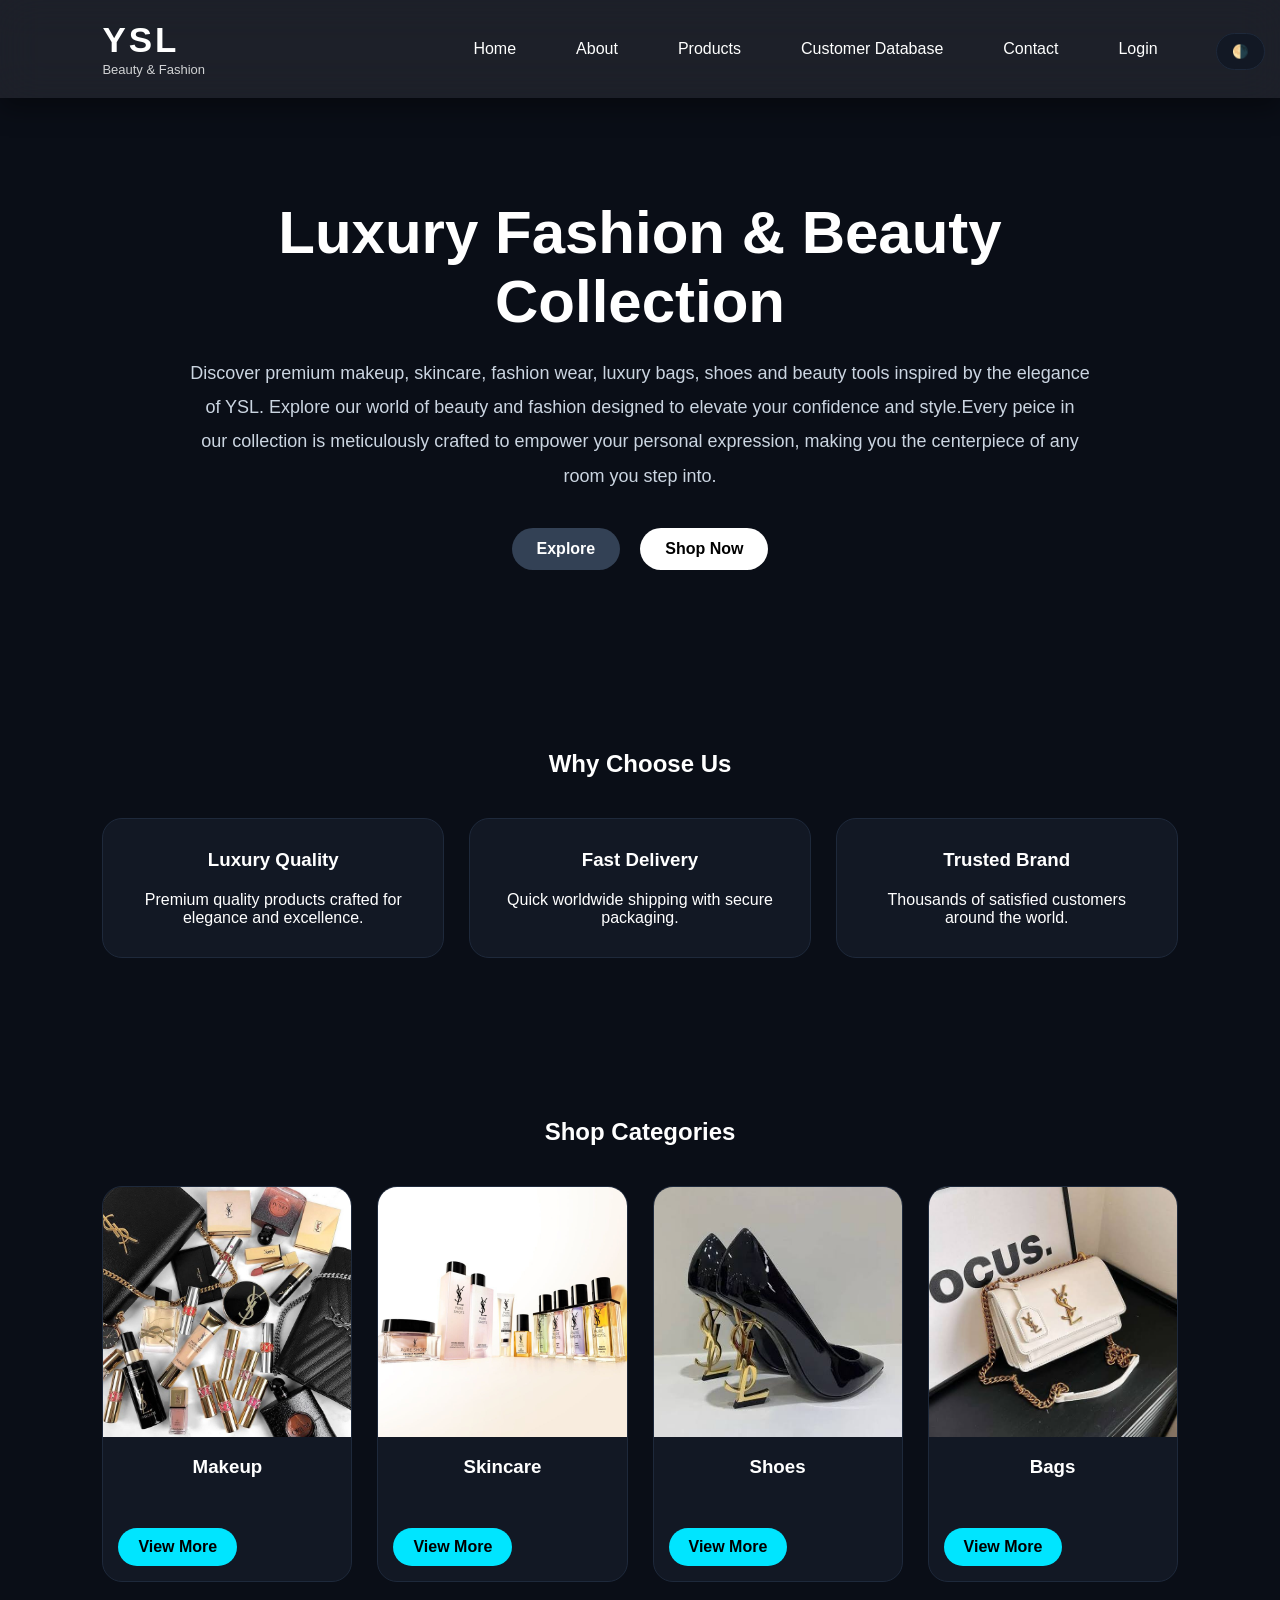
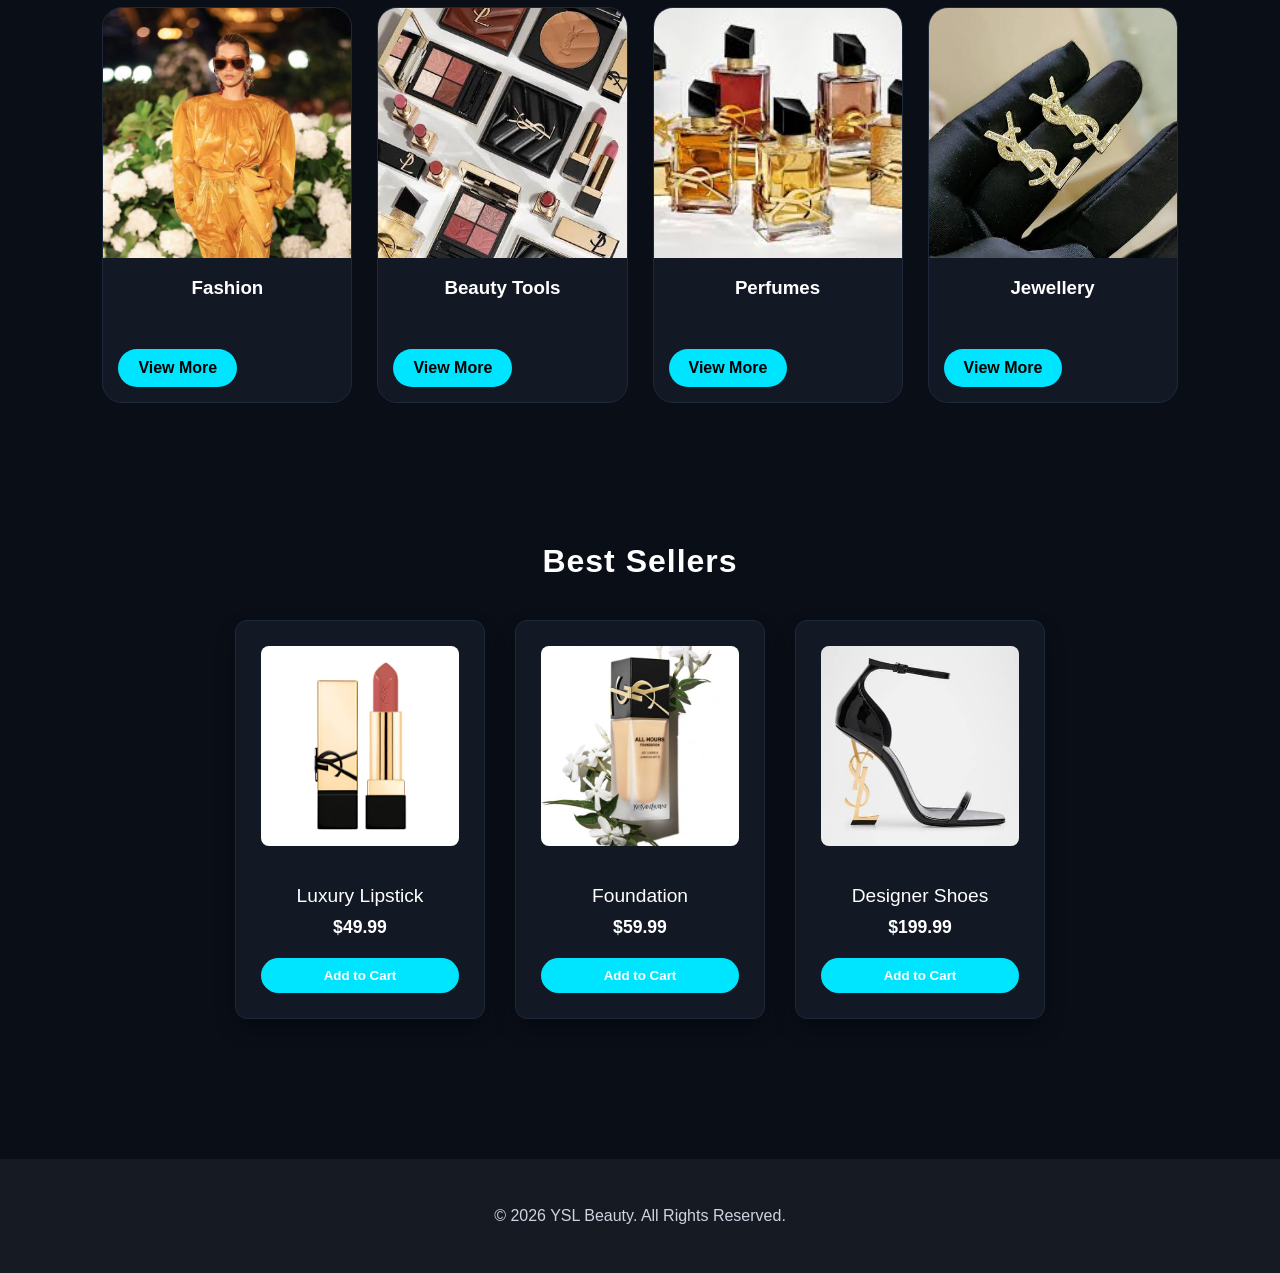
<file: index.html>
<!DOCTYPE html>
<html>
      <head>
           <title> YSL BEAUTY</title>
             <link rel="stylesheet" href="style.css" type="text/css"/>
			 

      </head>
  <body>
          
 <!-- NAVBAR -->

<header>
    <div class="logo">
        <h1>YSL</h1>
        <span>Beauty & Fashion</span>
    </div>

    <nav>
        <ul>
            <li><a href="index.html">Home</a></li>
            <li><a href="about.html">About</a></li>
            <li><a href="products.html">Products</a></li>
            <li><a href="Customer Database.html">Customer Database</a></li>
            <li><a href="contact.html">Contact</a></li>
            <li><a href="login.html">Login</a></li>
</ul>
<button class="theme-btn" onclick="toggleTheme()">🌗</button>
    </nav>
</header>

<!-- HERO SECTION -->

<section class="hero">

<div class="hero-content">

<h1>Luxury Fashion & Beauty Collection</h1>

<p>
Discover premium makeup, skincare,
fashion wear, luxury bags, shoes and
beauty tools inspired by the elegance
of YSL. Explore our world of beauty
and fashion designed to elevate your
confidence and style.Every peice in our collection is meticulously crafted to empower your personal expression, making you the centerpiece of any room you step into.
</p>

<div class="hero-buttons">
    <a href="about.html" style="text-decoration: none;">
<button class="btn explore-btn">Explore</button>
</a>
<a href="products.html" style="text-decoration: none;">
<button class="btn shop-btn">Shop Now</button>
</a>
</div>

</div>


</section>

<!-- FEATURES -->

<section class="features">

<h2>Why Choose Us</h2>

<div class="feature-container">

<div class="feature-card">
<i class="fas fa-gem"></i>
<h3>Luxury Quality</h3>
<p>
Premium quality products crafted
for elegance and excellence.
</p>
</div>

<div class="feature-card">
<i class="fas fa-truck"></i>
<h3>Fast Delivery</h3>
<p>
Quick worldwide shipping with
secure packaging.
</p>
</div>

<div class="feature-card">
<i class="fas fa-shield-alt"></i>
<h3>Trusted Brand</h3>
<p>
Thousands of satisfied customers
around the world.
</p>
</div>

</div>

</section>

<!-- CATEGORIES -->

<section class="categories">

<h2>Shop Categories</h2>

<div class="category-grid">

<div class="category-card">
<img src="images/mak 4.jpg">
<h3>Makeup</h3>
<a href="products.html" style="text-decoration: none;">
<button class="btn view more-btn">View More</button>
</a>
</div>

<div class="category-card">
<img src="images/skin 11.jpg">
<h3>Skincare</h3>
<a href="products.html" style="text-decoration: none;">
<button class="btn view more-btn">View More</button>
</a>
</div>

<div class="category-card">
<img src="images/images (1).jfif">
<h3>Shoes</h3>
<a href="products.html" style="text-decoration: none;">
<button class="btn view more-btn">View More</button>
</a>
</div>

<div class="category-card">
<img src="images/images (3).jfif">
<h3>Bags</h3>
<a href="products.html" style="text-decoration: none;">
<button class="btn view more-btn">View More</button>
</a>
</div>

<div class="category-card">
<img src="images/images (4).jfif">
<h3>Fashion</h3>
<a href="products.html" style="text-decoration: none;">
<button class="btn view more-btn">View More</button>
</a>
</div>

<div class="category-card">
<img src="images/images (5).jfif">
<h3>Beauty Tools</h3>
<a href="products.html" style="text-decoration: none;">
<button class="btn view more-btn">View More</button>
</a>
</div>

<div class="category-card">
<img src="images/libre.jpg">
<h3>Perfumes</h3>
<a href="products.html" style="text-decoration: none;">
<button class="btn view more-btn">View More</button>
</a>
</div>

<div class="category-card">
<img src="images/images (6).jfif">
<h3>Jewellery</h3>
<a href="products.html" style="text-decoration: none;">
<button class="btn view more-btn">View More</button>
</a>
</div>

</div>

</section>

<!-- BEST SELLERS -->

<section class="products">

<h2>Best Sellers</h2>

<div class="product-container">

<div class="product-card">
<img src="images/lip4.jpg">
<h3>Luxury Lipstick</h3>
<p>$49.99</p>
<button id="cart-btn" class="add-to-cart-btn">Add to Cart</button>

</div>

<div class="product-card">
<img src="images/fun11.jpg">
<h3>Foundation</h3>
<p>$59.99</p>
<button id="cart-btn" class="add-to-cart-btn">Add to Cart</button>

</div>

<div class="product-card">
<img src="images/images.jfif">
<h3>Designer Shoes</h3>
<p>$199.99</p>
<button id="cart-btn" class="add-to-cart-btn">Add to Cart</button>

</div>

</div>

</section>

<!-- NEWSLETTER -->






<!-- FOOTER -->

<footer>

<p class="copyright">
© 2026 YSL Beauty. All Rights Reserved.
</p>

</footer>

    
<script src="script.js"></script>
</body>

</html>
</file>
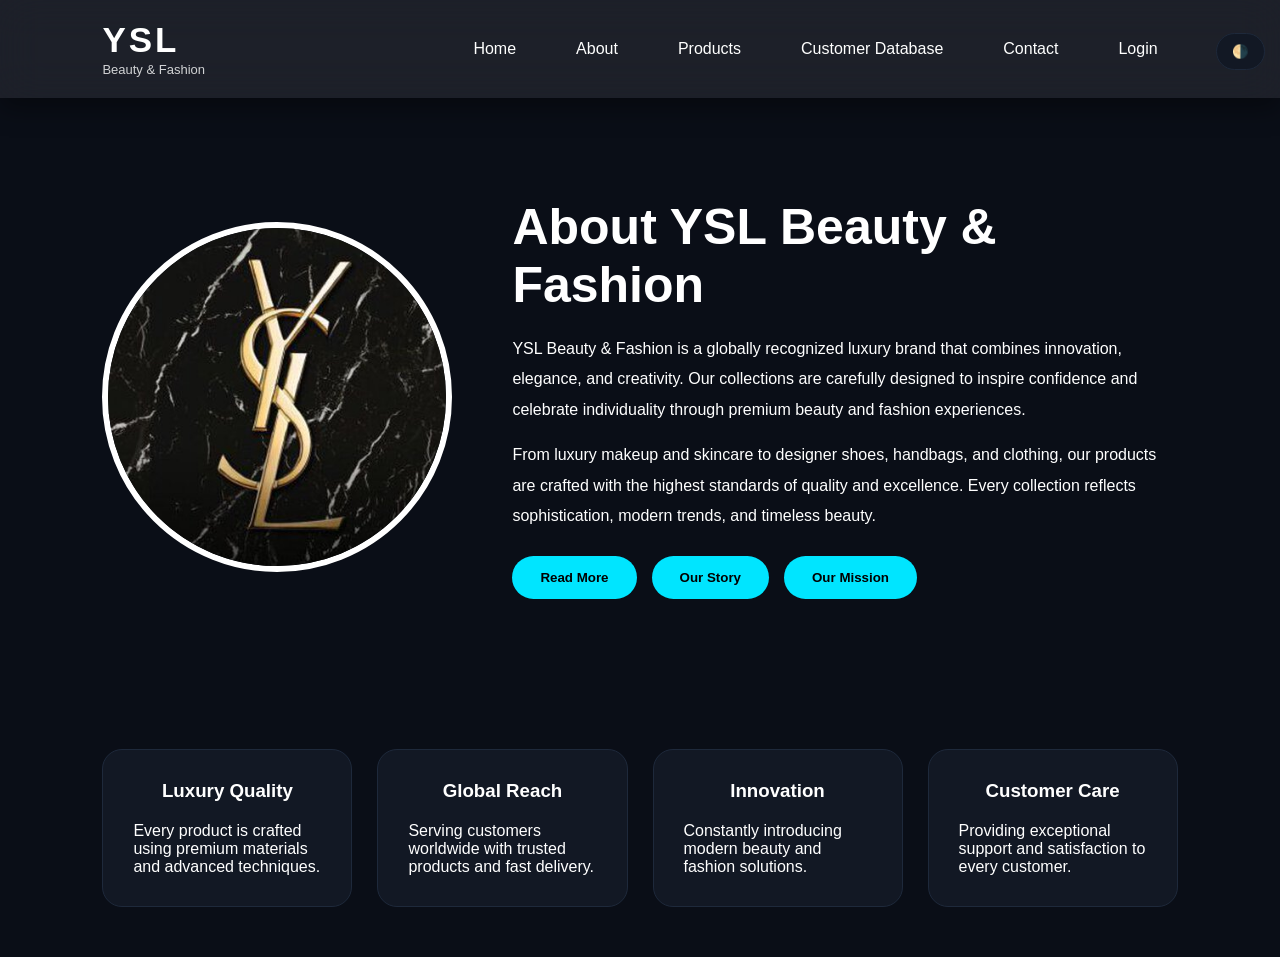
<file: about.html>
<!DOCTYPE html>
<html>
      <head>
           <title> YSL BEAUTY</title>
             <link rel="stylesheet" href="style.css" type="text/css"/>
			 

      </head>
  <body>
          
          
 <!-- NAVBAR -->

<header>
    <div class="logo">
        <h1>YSL</h1>
        <span>Beauty & Fashion</span>
    </div>

    <nav>
        <ul>
            <li><a href="index.html">Home</a></li>
            <li><a href="about.html">About</a></li>
            <li><a href="products.html">Products</a></li>
            <li><a href="Customer Database.html">Customer Database</a></li>
            <li><a href="contact.html">Contact</a></li>
            <li><a href="login.html">Login</a></li>
        </ul>

        
<button class="theme-btn" onclick="toggleTheme()">🌗</button>
    </nav>
</header>

<section class="about">

<div class="about-image">
<img src="images/brand-heritage-nav-catalog.jpg" alt="">
</div>

<div class="about-content">

<h1>About YSL Beauty & Fashion</h1>

<p>
YSL Beauty & Fashion is a globally recognized luxury brand that combines
innovation, elegance, and creativity. Our collections are carefully designed
to inspire confidence and celebrate individuality through premium beauty and
fashion experiences.
</p>

<p>
From luxury makeup and skincare to designer shoes, handbags, and clothing,
our products are crafted with the highest standards of quality and excellence.
Every collection reflects sophistication, modern trends, and timeless beauty.
</p>

<div id="moreText" style="display:none;">

<p>
Over the years, YSL has become a symbol of luxury and innovation. We strive
to create products that empower individuals to express themselves confidently
while enjoying premium quality and exceptional craftsmanship.
</p>

<p>
Our beauty products include foundations, lipsticks, skincare essentials,
fragrances, and beauty tools designed to enhance natural beauty. Our fashion
collections feature elegant clothing, luxury footwear, handbags, and
accessories for every lifestyle.
</p>

<p>
Customer satisfaction remains at the heart of everything we do. Through
continuous innovation, sustainability initiatives, and world-class customer
service, we aim to provide an unforgettable shopping experience.
</p>

</div>
<div id="storyText" style="display:none;">
    <p>
        Our Story: YSL Beauty was founded with a vision to redefine luxury,
        combining elegance, creativity, and innovation to inspire confidence
        around the world.
    </p>
</div>

<div id="missionText" style="display:none;">
    <p>
        Our Mission: To provide premium beauty and fashion products while
        delivering exceptional customer experiences and promoting innovation.
    </p>
</div>

<div class="about-buttons">

<button id="readBtn">Read More</button>

<button class="story-btn">
Our Story
</button>

<button class="mission-btn">
Our Mission
</button>

</div>

</div>

</section>

<section class="about-cards">

<div class="about-card">
<h3>Luxury Quality</h3>
<p>
Every product is crafted using premium materials and advanced techniques.
</p>
</div>

<div class="about-card">
<h3>Global Reach</h3>
<p>
Serving customers worldwide with trusted products and fast delivery.
</p>
</div>

<div class="about-card">
<h3>Innovation</h3>
<p>
Constantly introducing modern beauty and fashion solutions.
</p>
</div>

<div class="about-card">
<h3>Customer Care</h3>
<p>
Providing exceptional support and satisfaction to every customer.
</p>
</div>

</section>
    
<script src="script.js"></script>
</body>

</html>
</file>
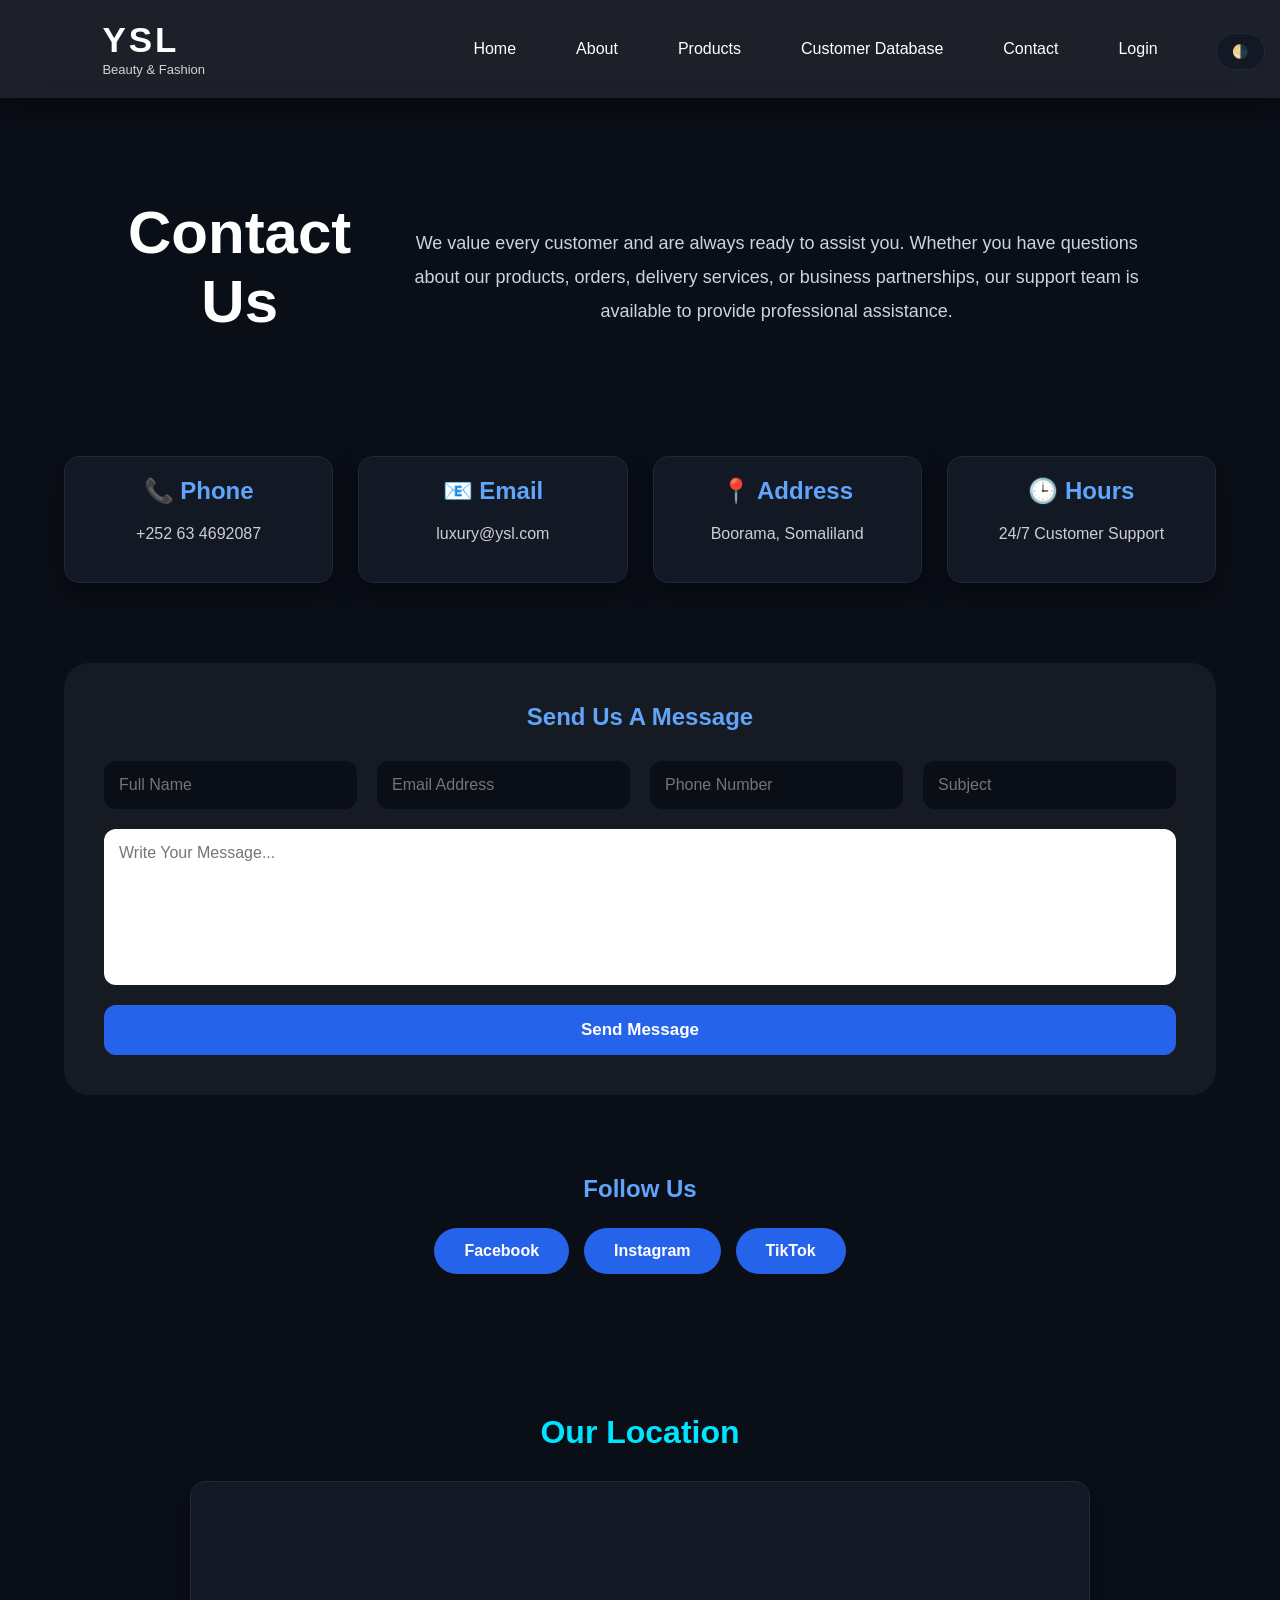
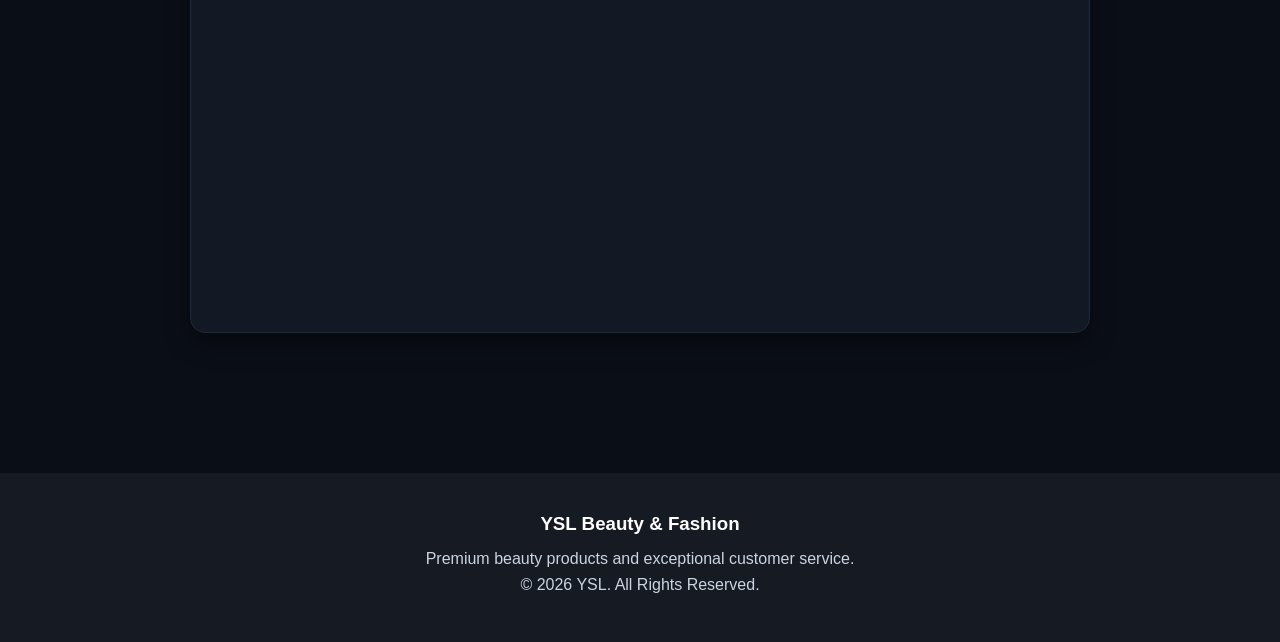
<file: contact.html>
<!DOCTYPE html>
<html>
      <head>
           <title> YSL BEAUTY</title>
             <link rel="stylesheet" href="style.css" type="text/css"/>
			 

      </head>
  <body>
          
                
 <!-- NAVBAR -->

<header>
    <div class="logo">
        <h1>YSL</h1>
        <span>Beauty & Fashion</span>
    </div>

    <nav>
        <ul>
            <li><a href="index.html">Home</a></li>
            <li><a href="about.html">About</a></li>
            <li><a href="products.html">Products</a></li>
            <li><a href="Customer Database.html">Customer Database</a></li>
            <li><a href="contact.html">Contact</a></li>
            <li><a href="login.html">Login</a></li>
        </ul>

        <button class="theme-btn" onclick="toggleTheme()">🌗</button>
    </nav>
</header>

<!-- HERO -->

<section class="hero">

    <h1>Contact Us</h1>

    <p>
        We value every customer and are always ready
        to assist you. Whether you have questions
        about our products, orders, delivery services,
        or business partnerships, our support team is
        available to provide professional assistance.
    </p>

</section>


<!-- CONTACT CARDS -->

<section class="contact-cards">

    <div class="card">
        <h2>📞 Phone</h2>
        <p>+252 63 4692087</p>
    </div>

    <div class="card">
        <h2>📧 Email</h2>
        <p>luxury@ysl.com</p>
    </div>

    <div class="card">
        <h2>📍 Address</h2>
        <p>Boorama, Somaliland</p>
    </div>

    <div class="card">
        <h2>🕒 Hours</h2>
        <p>24/7 Customer Support</p>
    </div>

</section>


<!-- CONTACT FORM -->

<section class="contact-form-section">

    <h2>Send Us A Message</h2>

    <form id="contactForm">

        <input
        type="text"
        placeholder="Full Name"
        required>

        <input
        type="email"
        placeholder="Email Address"
        required>

        <input
        type="tel"
        placeholder="Phone Number"
        required>

        <input
        type="text"
        placeholder="Subject"
        required>

        <textarea
        rows="7"
        placeholder="Write Your Message..."
        required></textarea>

        <button type="submit">
            Send Message
        </button>

    </form>

</section>




<!-- SOCIAL MEDIA -->

<section class="social-media">

    <h2>Follow Us</h2>

    <div class="social-buttons">
<a href="https://l.facebook.com/l.php?u=http%3A%2F%2Fwww.yslbeauty.com%2F%3Ffbclid%3DIwZXh0bgNhZW0CMTAAYnJpZBExek5NRWJNcEhZSXUxQUl6OHNydGMGYXBwX2lkEDIyMjAzOTE3ODgyMDA4OTIAAR5-NHMpRFeXvQeJzzddludOZCw9CGbuo3uYHF6NU_xt1X4t2Vvqaf-_mPdhmw_aem_mqahnh9LaIsAoHHmmAvjuw&h=AUBd6apiADM2A1IGTh7kf09AaEsotFewf4inwWw-mlxAzjHTK4kwPhTNIhrJIonWU61B-oEJaf-mKlzde4OXB9lo3ftxL-kwBmVRkawkFNTJUit63u9q8wq1ur7u0QOrMCKX&__tn__=%2Cd" style="text-decoration: none;">
<button class="btn facebook-btn">Facebook</button>
</a>
        <a href="https://l.instagram.com/?u=https%3A%2F%2Fwww.yslbeauty.com%2F%3Futm_source%3Dig%26utm_medium%3Dsocial%26utm_content%3Dlink_in_bio%26fbclid%3DPAZXh0bgNhZW0CMTEAc3J0YwZhcHBfaWQPOTM2NjE5NzQzMzkyNDU5AAGn3k8q4EakjQv88DT5zXLHGLFFHSYpQQceR1r01_-NdBYNUx3YyhUgnl_KHXw_aem_wwRGfNNzW7ay1z3DYQVwRw&e=AUDzLbf5_gfQi_Sf2A0UOIQ2NqsuBPek8EUnZhJ095dtUXHkv-_aS-2dxEQ3IapgtrxzkU_5Snsek0oaKVcOeWaKKv7JSDCBj06A0nm6TsvAYtZwDRyTY-YdSXz4Nz3v65ehSv0" style="text-decoration: none;">
<button class="btn instagram-btn">Instagram</button>
</a>

        <a href="https://www.tiktok.com/link/v2?aid=1988&lang=en-GB&scene=bio_url&target=https%3A%2F%2Fwww.yslbeauty.com%2F" style="text-decoration: none;">
<button class="btn tiktok-btn">TikTok</button>
</a>

        

    </div>

</section>


<!-- MAP -->

<section class="map-section">

    <h2>Our Location</h2>

    <div class="map-placeholder">
    <iframe 
        src="https://www.google.com/maps/embed?pb=!1m18!1m12!1m3!1d15764.31641047159!2d43.167232!3d9.927232!2m3!1f0!2f0!3f0!3m2!1i1024!2i768!4f13.1!3m3!1m2!1s0x16a445f1b1b1b1b1%3A0x1b1b1b1b1b1b1b1b!2sBorama!5e0!3m2!1sen!2s!4v1718274000000!5m2!1sen!2s" 
        width="100%" 
        height="450" 
        style="border:0;" 
        allowfullscreen="" 
        loading="lazy" 
        referrerpolicy="no-referrer-when-downgrade">
    </iframe>
</div>

</section>


<!-- FOOTER -->

<footer>

    <h3>YSL Beauty & Fashion</h3>

    <p>
        Premium beauty products and exceptional
        customer service.
    </p>

    <p>
        © 2026 YSL. All Rights Reserved.
    </p>

</footer>






    

    

<script src="script.js"></script>
</body>

</html>
</file>
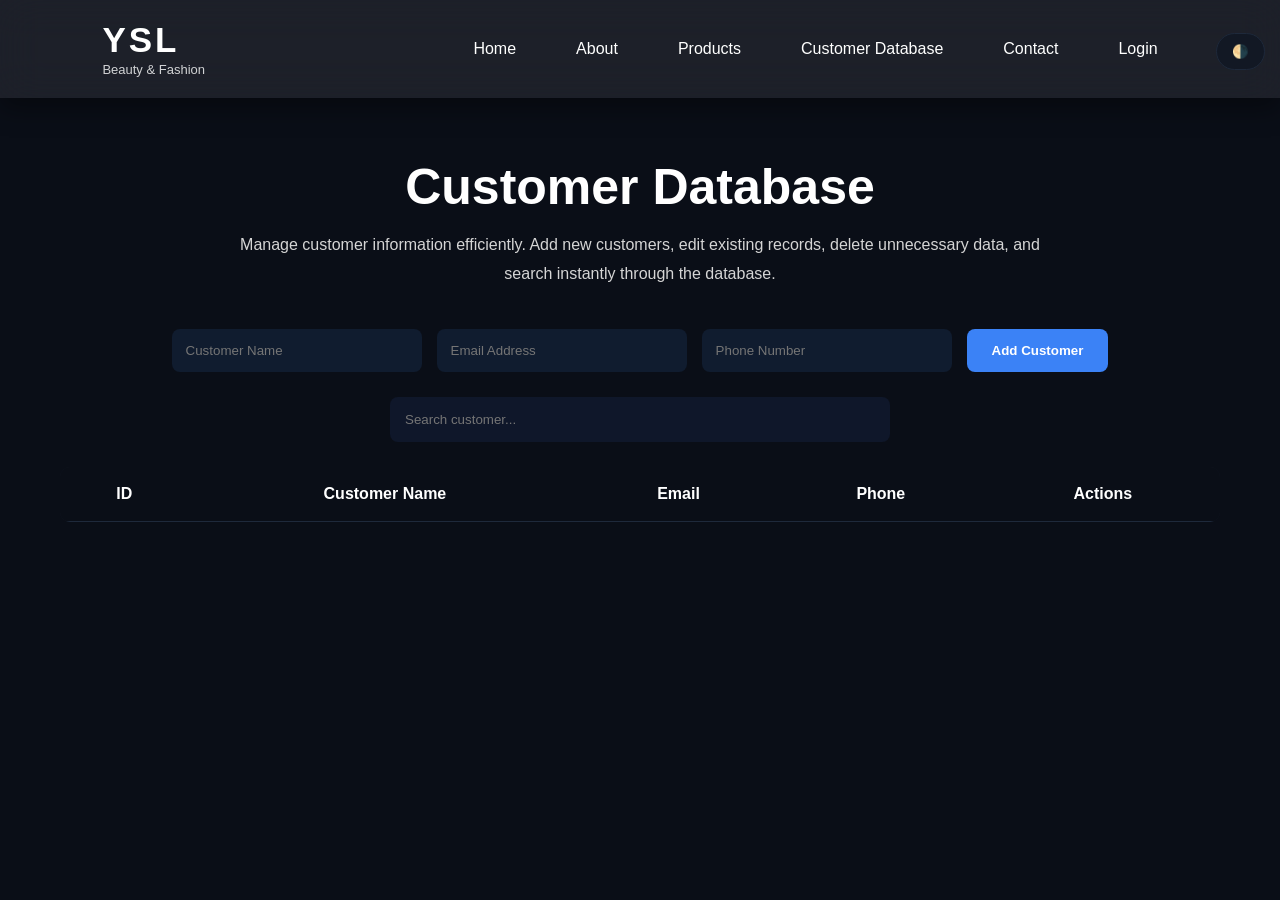
<file: Customer Database.html>
<!DOCTYPE html>
<html>
      <head>
           <title> YSL BEAUTY</title>
             <link rel="stylesheet" href="style.css" type="text/css"/>
			 

      </head>
  <body>
          
    
<header>
    <div class="logo">
        <h1>YSL</h1>
        <span>Beauty & Fashion</span>
    </div>

    <nav>
        <ul>
            <li><a href="home.html">Home</a></li>
            <li><a href="about.html">About</a></li>
            <li><a href="products.html">Products</a></li>
            <li><a href="Customer Database.html">Customer Database</a></li>
            <li><a href="contact.html">Contact</a></li>
            <li><a href="login.html">Login</a></li>
        </ul>

        
<button class="theme-btn" onclick="toggleTheme()">🌗</button>
    </nav>
</header>
   

   
<section class="customer-section">

    <div class="title-box">
        <h1>Customer Database</h1>
        <p>
            Manage customer information efficiently. Add new customers,
            edit existing records, delete unnecessary data, and search
            instantly through the database.
        </p>
    </div>

    <div class="controls">

        <input type="text" id="name" placeholder="Customer Name">

        <input type="email" id="email" placeholder="Email Address">

        <input type="text" id="phone" placeholder="Phone Number">

        <button onclick="addCustomer()">Add Customer</button>

    </div>

    <div class="search-box">
        <input
        type="text"
        id="search"
        placeholder="Search customer..."
        onkeyup="searchCustomer()">
    </div>

    <div class="table-container">

        

        <table id="customerTable">

            <thead>
                <tr>
                    <th>ID</th>
                    <th>Customer Name</th>
                    <th>Email</th>
                    <th>Phone</th>
                    <th>Actions</th>
                </tr>
            </thead>

            <tbody>

            </tbody>

        </table>

    </div>

</section>

<script src="script.js"></script>
</body>

</html>
</file>
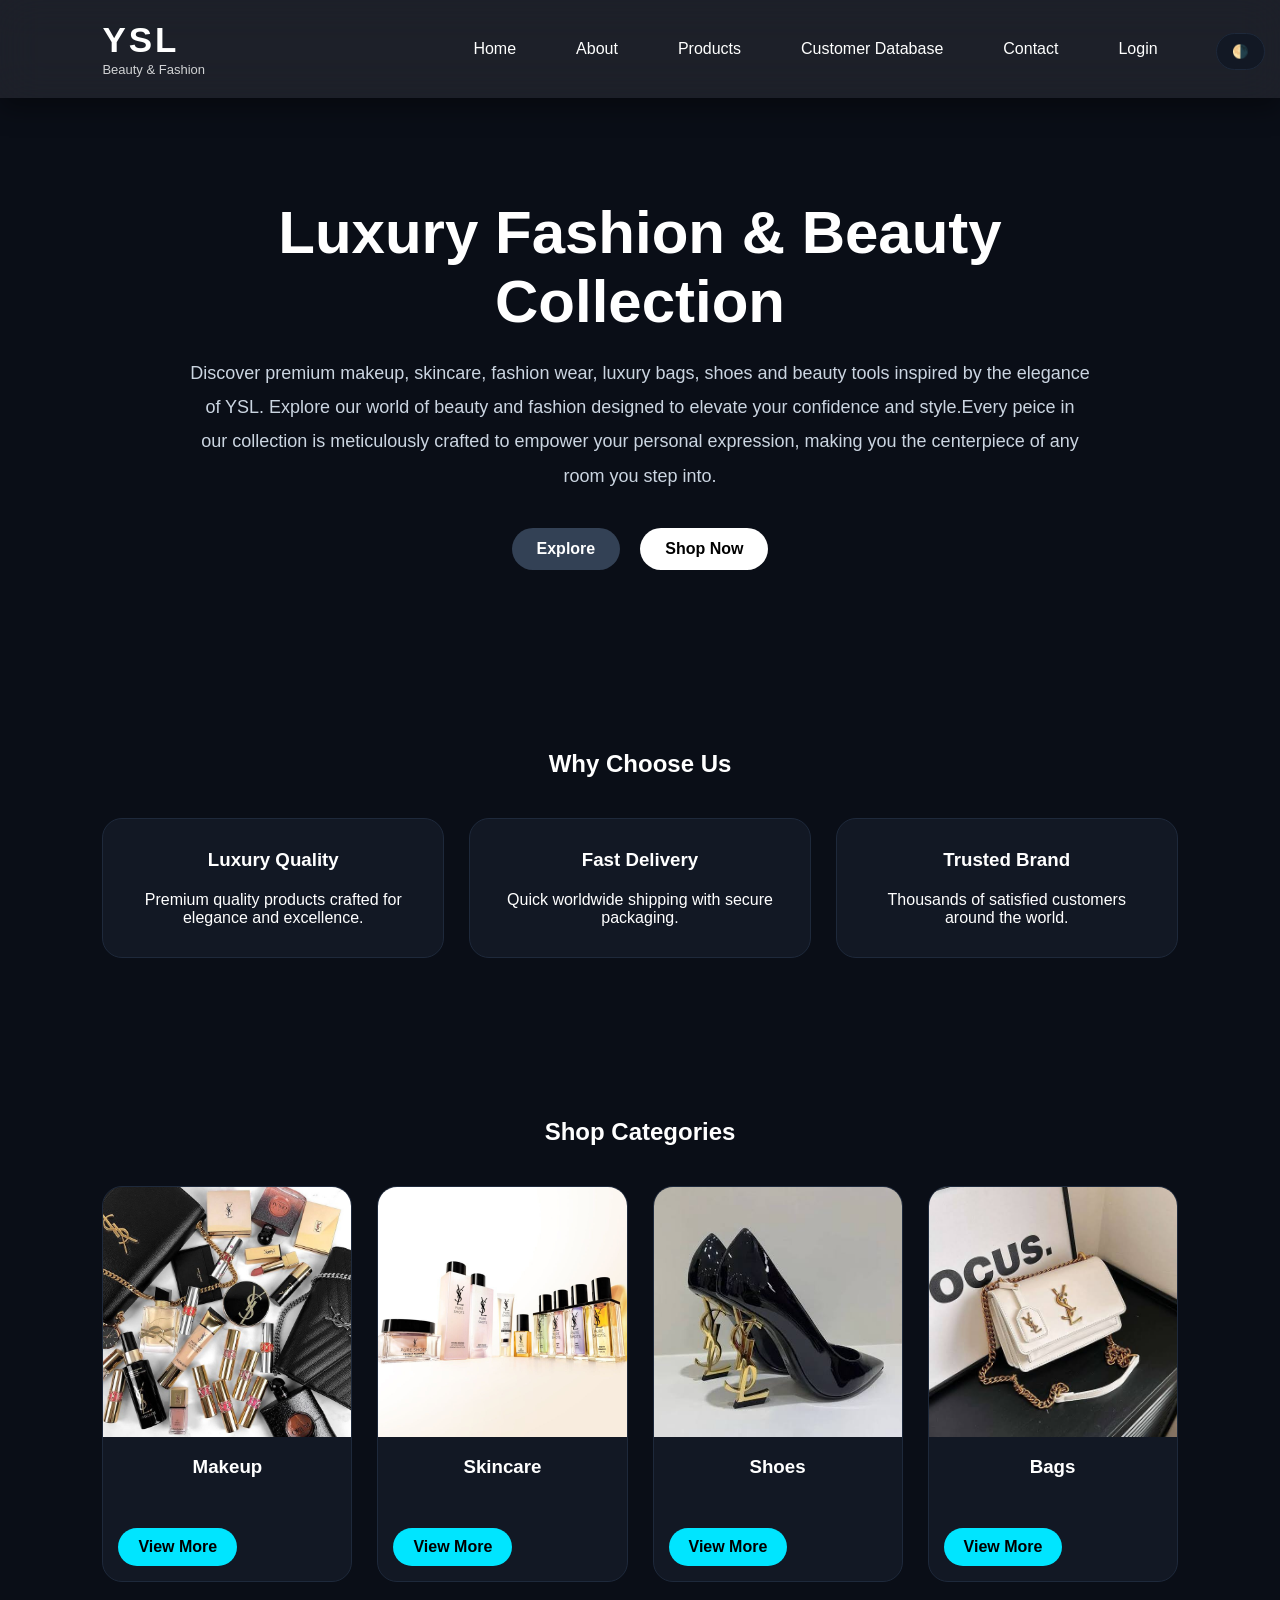
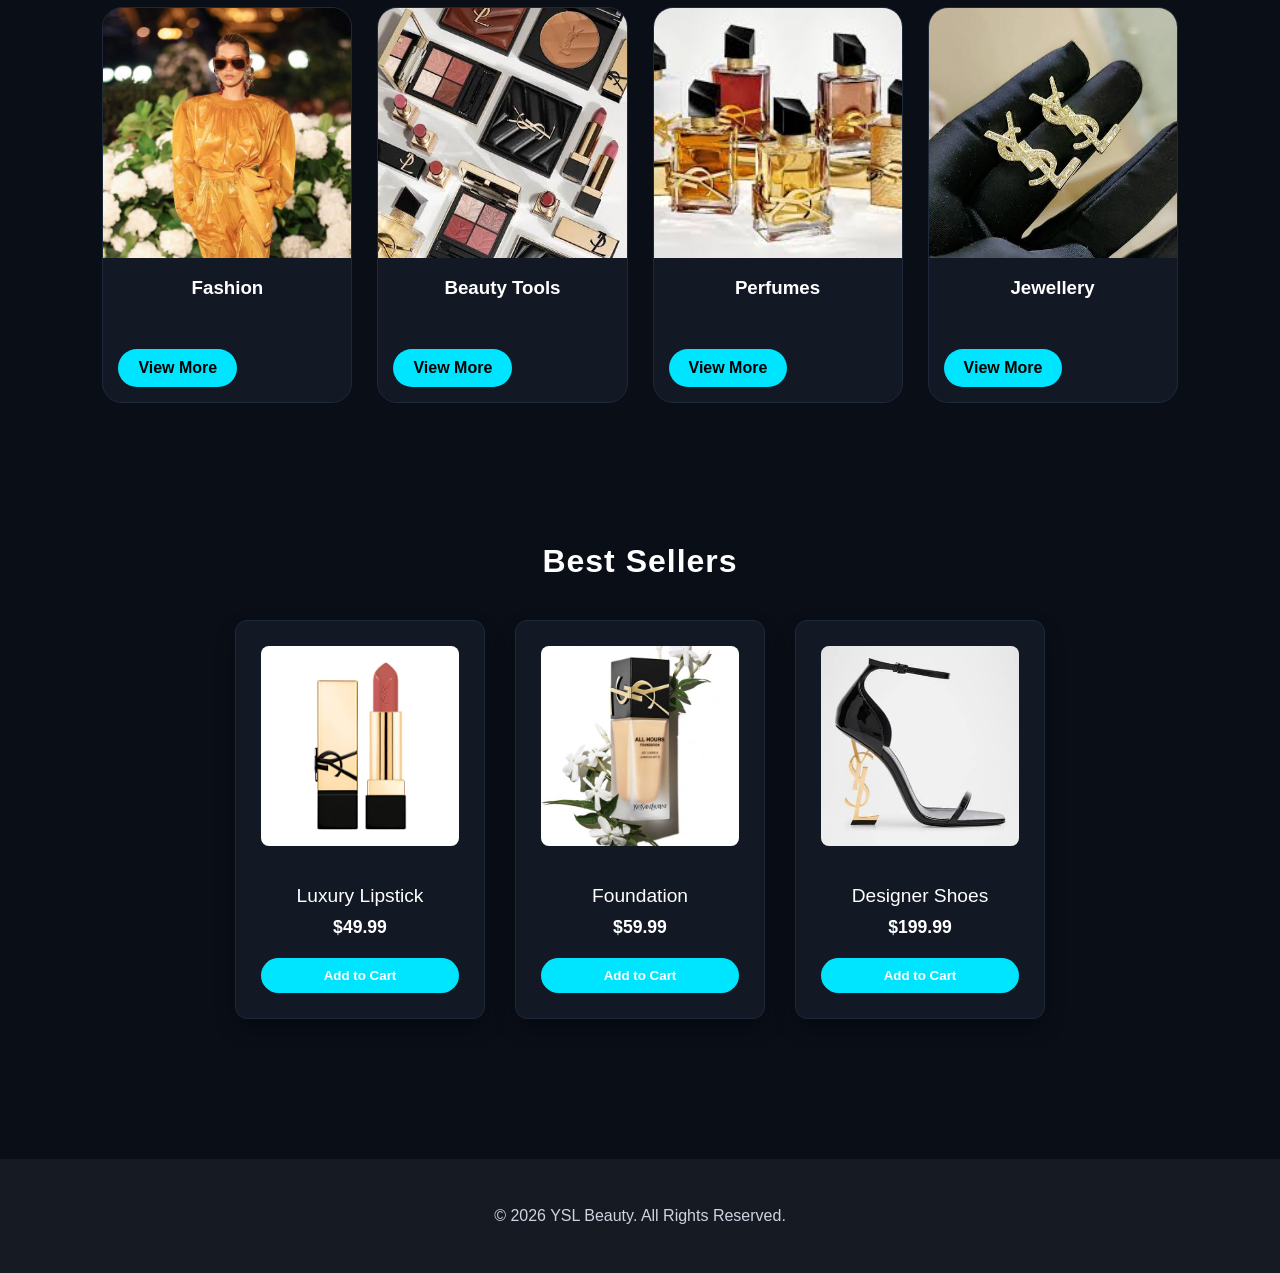
<file: home.html>
<!DOCTYPE html>
<html>
      <head>
           <title> YSL BEAUTY</title>
             <link rel="stylesheet" href="style.css" type="text/css"/>
			 

      </head>
  <body>
          
 <!-- NAVBAR -->

<header>
    <div class="logo">
        <h1>YSL</h1>
        <span>Beauty & Fashion</span>
    </div>

    <nav>
        <ul>
            <li><a href="home.html">Home</a></li>
            <li><a href="about.html">About</a></li>
            <li><a href="products.html">Products</a></li>
            <li><a href="Customer Database.html">Customer Database</a></li>
            <li><a href="contact.html">Contact</a></li>
            <li><a href="login.html">Login</a></li>
</ul>
<button class="theme-btn" onclick="toggleTheme()">🌗</button>
    </nav>
</header>

<!-- HERO SECTION -->

<section class="hero">

<div class="hero-content">

<h1>Luxury Fashion & Beauty Collection</h1>

<p>
Discover premium makeup, skincare,
fashion wear, luxury bags, shoes and
beauty tools inspired by the elegance
of YSL. Explore our world of beauty
and fashion designed to elevate your
confidence and style.Every peice in our collection is meticulously crafted to empower your personal expression, making you the centerpiece of any room you step into.
</p>

<div class="hero-buttons">
    <a href="about.html" style="text-decoration: none;">
<button class="btn explore-btn">Explore</button>
</a>
<a href="products.html" style="text-decoration: none;">
<button class="btn shop-btn">Shop Now</button>
</a>
</div>

</div>


</section>

<!-- FEATURES -->

<section class="features">

<h2>Why Choose Us</h2>

<div class="feature-container">

<div class="feature-card">
<i class="fas fa-gem"></i>
<h3>Luxury Quality</h3>
<p>
Premium quality products crafted
for elegance and excellence.
</p>
</div>

<div class="feature-card">
<i class="fas fa-truck"></i>
<h3>Fast Delivery</h3>
<p>
Quick worldwide shipping with
secure packaging.
</p>
</div>

<div class="feature-card">
<i class="fas fa-shield-alt"></i>
<h3>Trusted Brand</h3>
<p>
Thousands of satisfied customers
around the world.
</p>
</div>

</div>

</section>

<!-- CATEGORIES -->

<section class="categories">

<h2>Shop Categories</h2>

<div class="category-grid">

<div class="category-card">
<img src="images/mak 4.jpg">
<h3>Makeup</h3>
<a href="products.html" style="text-decoration: none;">
<button class="btn view more-btn">View More</button>
</a>
</div>

<div class="category-card">
<img src="images/skin 11.jpg">
<h3>Skincare</h3>
<a href="products.html" style="text-decoration: none;">
<button class="btn view more-btn">View More</button>
</a>
</div>

<div class="category-card">
<img src="images/images (1).jfif">
<h3>Shoes</h3>
<a href="products.html" style="text-decoration: none;">
<button class="btn view more-btn">View More</button>
</a>
</div>

<div class="category-card">
<img src="images/images (3).jfif">
<h3>Bags</h3>
<a href="products.html" style="text-decoration: none;">
<button class="btn view more-btn">View More</button>
</a>
</div>

<div class="category-card">
<img src="images/images (4).jfif">
<h3>Fashion</h3>
<a href="products.html" style="text-decoration: none;">
<button class="btn view more-btn">View More</button>
</a>
</div>

<div class="category-card">
<img src="images/images (5).jfif">
<h3>Beauty Tools</h3>
<a href="products.html" style="text-decoration: none;">
<button class="btn view more-btn">View More</button>
</a>
</div>

<div class="category-card">
<img src="images/libre.jpg">
<h3>Perfumes</h3>
<a href="products.html" style="text-decoration: none;">
<button class="btn view more-btn">View More</button>
</a>
</div>

<div class="category-card">
<img src="images/images (6).jfif">
<h3>Jewellery</h3>
<a href="products.html" style="text-decoration: none;">
<button class="btn view more-btn">View More</button>
</a>
</div>

</div>

</section>

<!-- BEST SELLERS -->

<section class="products">

<h2>Best Sellers</h2>

<div class="product-container">

<div class="product-card">
<img src="images/lip4.jpg">
<h3>Luxury Lipstick</h3>
<p>$49.99</p>
<button id="cart-btn" class="add-to-cart-btn">Add to Cart</button>

</div>

<div class="product-card">
<img src="images/fun11.jpg">
<h3>Foundation</h3>
<p>$59.99</p>
<button id="cart-btn" class="add-to-cart-btn">Add to Cart</button>

</div>

<div class="product-card">
<img src="images/images.jfif">
<h3>Designer Shoes</h3>
<p>$199.99</p>
<button id="cart-btn" class="add-to-cart-btn">Add to Cart</button>

</div>

</div>

</section>

<!-- NEWSLETTER -->






<!-- FOOTER -->

<footer>

<p class="copyright">
© 2026 YSL Beauty. All Rights Reserved.
</p>

</footer>

    
<script src="script.js"></script>
</body>

</html>
</file>
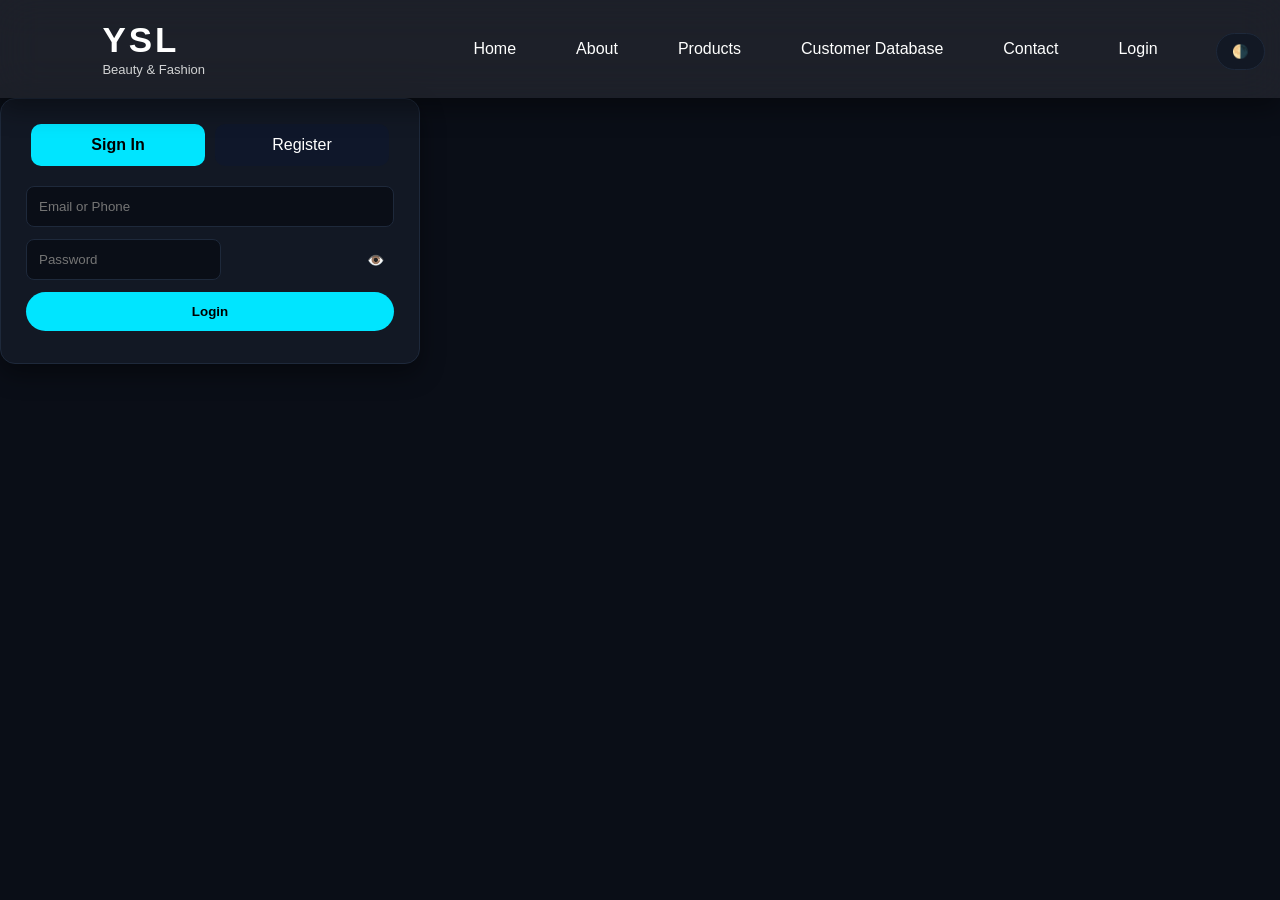
<file: login.html>
<!DOCTYPE html>
<html>
      <head>
           <title> YSL BEAUTY</title>
             <link rel="stylesheet" href="style.css" type="text/css"/>
			 

      </head>
  <body>
          
                
 <!-- NAVBAR -->

<header>
    <div class="logo">
        <h1>YSL</h1>
        <span>Beauty & Fashion</span>
    </div>

    <nav>
        <ul>
            <li><a href="index.html">Home</a></li>
            <li><a href="about.html">About</a></li>
            <li><a href="products.html">Products</a></li>
            <li><a href="Customer Database.html">Customer Database</a></li>
            <li><a href="contact.html">Contact</a></li>
            <li><a href="login.html">Login</a></li>
        </ul>
<button class="theme-btn" onclick="toggleTheme()">🌗</button>
        
    </nav>
</header>


<div class="auth-box">

<!-- TABS -->
<div class="tabs">
<div class="tab active" onclick="switchTab('login')">Sign In</div>
<div class="tab" onclick="switchTab('register')">Register</div>
</div>

<!-- LOGIN -->
<div class="form active" id="login">

<input type="text" placeholder="Email or Phone" id="loginUser">

<div class="pass-wrapper">
<input type="password" placeholder="Password" id="loginPass">
<span onclick="togglePass('loginPass',this)">👁️</span>
</div>

<button onclick="login()">Login</button>
<p class="error" id="loginError"></p>

</div>

<!-- REGISTER -->
<div class="form" id="register">

<input type="text" placeholder="Full Name">

<input type="email" placeholder="Email" id="email">

<input type="text" placeholder="Phone Number" id="phone">

<div class="pass-wrapper">
<input type="password" placeholder="Password" id="pass">
<span onclick="togglePass('pass',this)">👁️</span>
</div>

<div class="pass-wrapper">
<input type="password" placeholder="Confirm Password" id="cpass">
<span onclick="togglePass('cpass',this)">👁️</span>
</div>

<button onclick="register()">Create Account</button>
<p class="error" id="regError"></p>

</div>

</div>

    

<script src="script.js"></script>
</body>

</html>
</file>
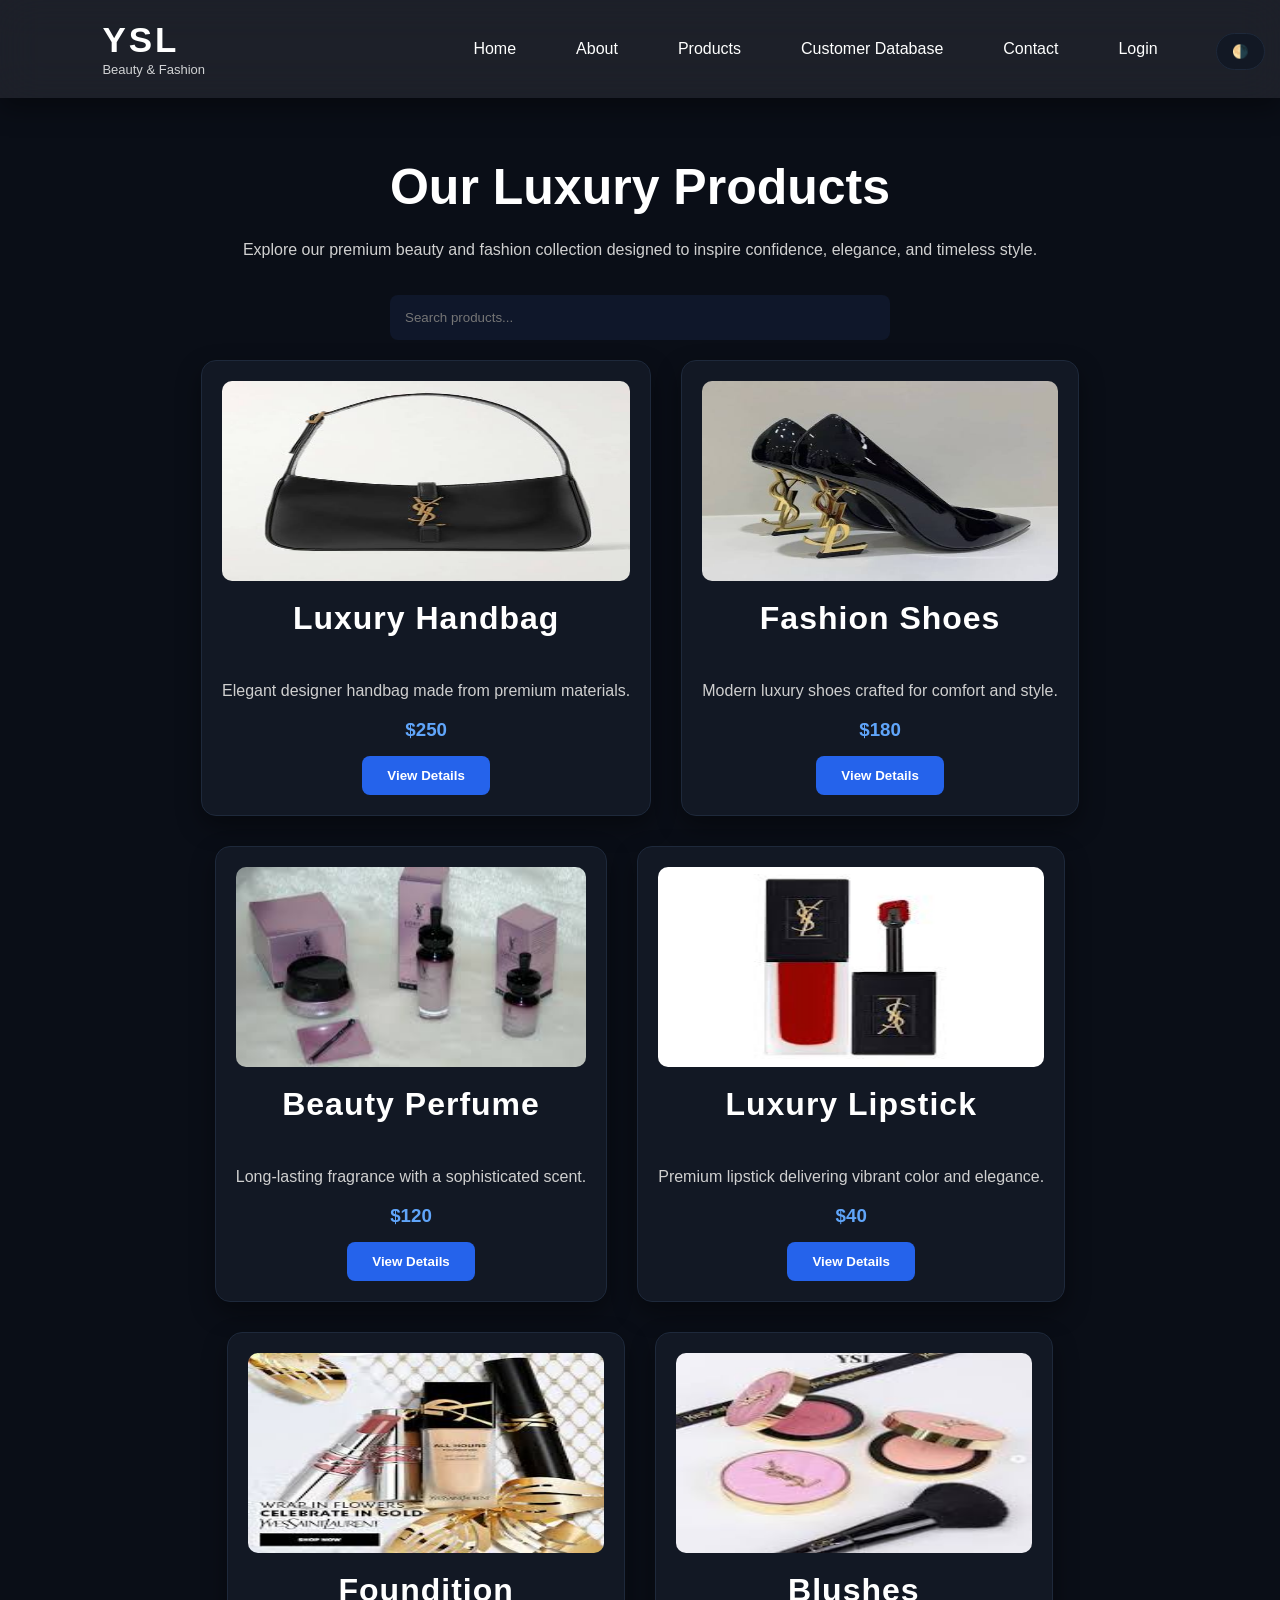
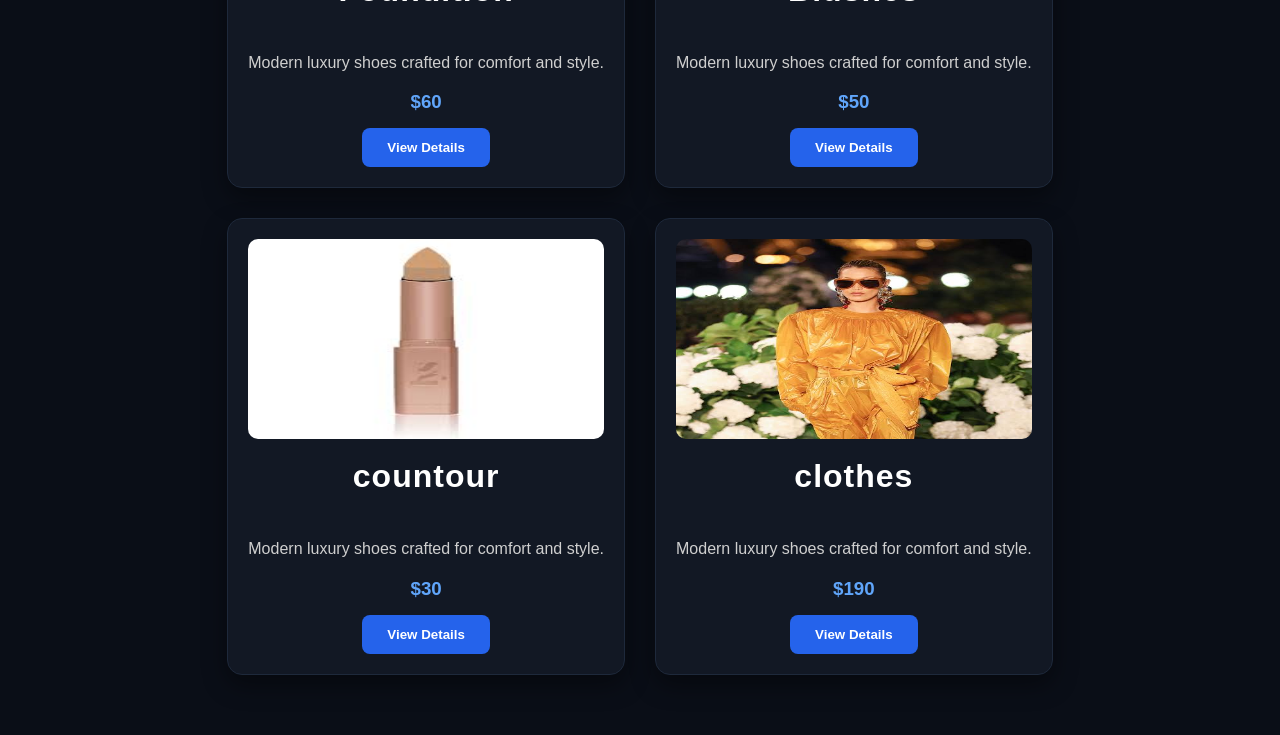
<file: products.html>
<!DOCTYPE html>
<html>
      <head>
           <title> YSL BEAUTY</title>
             <link rel="stylesheet" href="style.css" type="text/css"/>
			 

      </head>
  <body>
          
             
 <!-- NAVBAR -->

<header>
    <div class="logo">
        <h1>YSL</h1>
        <span>Beauty & Fashion</span>
    </div>

    <nav>
        <ul>
            <li><a href="index.html">Home</a></li>
            <li><a href="about.html">About</a></li>
            <li><a href="products.html">Products</a></li>
            <li><a href="Customer Database.html">Customer Database</a></li>
            <li><a href="contact.html">Contact</a></li>
            <li><a href="login.html">Login</a></li>
        </ul>

        <button class="theme-btn" onclick="toggleTheme()">🌗</button>
    </nav>
</header>


<section class="products">

<h1>Our Luxury Products</h1>

<p class="intro">
Explore our premium beauty and fashion collection designed
to inspire confidence, elegance, and timeless style.
</p>

<input
type="text"
id="search"
placeholder="Search products..."
onkeyup="searchProducts()">

<div class="product-container" id="productContainer">

<div class="card">
<img src="images/images (7).jfif" alt="">
<h2>Luxury Handbag</h2>
<p>Elegant designer handbag made from premium materials.</p>
<h3>$250</h3>
<button onclick="viewDetails('Luxury Handbag')">
View Details
</button>
</div>

<div class="card">
<img src="images/images (1).jfif" alt="">
<h2>Fashion Shoes</h2>
<p>Modern luxury shoes crafted for comfort and style.</p>
<h3>$180</h3>
<button onclick="viewDetails('Fashion Shoes')">
View Details
</button>
</div>

<div class="card">
<img src="images/images (48).jpg" alt="">
<h2>Beauty Perfume</h2>
<p>Long-lasting fragrance with a sophisticated scent.</p>
<h3>$120</h3>
<button onclick="viewDetails('Beauty Perfume')">
View Details
</button>
</div>

<div class="card">
<img src="images/lip 5.jpg" alt="">
<h2>Luxury Lipstick</h2>
<p>Premium lipstick delivering vibrant color and elegance.</p>
<h3>$40</h3>
<button onclick="viewDetails('Luxury Lipstick')">
View Details
</button>
</div>


<div class="card">
<img src="images/fund4.jpg" alt="">
<h2>Foundition</h2>
<p>Modern luxury shoes crafted for comfort and style.</p>
<h3>$60</h3>
<button onclick="viewDetails('foundition')">
View Details
</button>
</div>


<div class="card">
<img src="images/blu 9.jpg" alt="">
<h2>Blushes</h2>
<p>Modern luxury shoes crafted for comfort and style.</p>
<h3>$50</h3>
<button onclick="viewDetails('blushes')">
View Details
</button>
</div>


<div class="card">
<img src="images/download (17).jpg" alt="">
<h2>countour</h2>
<p>Modern luxury shoes crafted for comfort and style.</p>
<h3>$30</h3>
<button onclick="viewDetails('countour')">
View Details
</button>
</div>


<div class="card">
<img src="images/images (4).jfif" alt="">
<h2>clothes</h2>
<p>Modern luxury shoes crafted for comfort and style.</p>
<h3>$190</h3>
<button onclick="viewDetails('Fashion clothes')">
View Details
</button>
</div>

</div>

</section>

    

<script src="script.js"></script>
</body>

</html>
</file>
<file: style.css>
*{
margin:0;
padding:0;
box-sizing:border-box;
font-family:'Segoe UI',sans-serif;
}

:root{
--bg:black;
--card:black;
--text:#ffffff;
--nav:rgba(255,255,255,0.08);
--shadow:0 8px 30px rgba(0,0,0,.3);
}


body{
background:black;
color:var(--text);
transition:.4s;
}



/* HEADER */

header{
display:flex;
justify-content:space-between;
align-items:center;
padding:20px 8%;
position:sticky;
top:0;
z-index:1000;
backdrop-filter:blur(20px);
background:var(--nav);
box-shadow:var(--shadow);
}

.logo h1{
font-size:35px;
letter-spacing:3px;
}

.logo span{
font-size:13px;
opacity:.8;
}

nav{
display:flex;
align-items:center;
gap:30px;
}

nav ul{
display:flex;
list-style:none;
gap:20px;
}

nav a{
text-decoration:none;
color:var(--text);
padding:10px 20px;
border-radius:30px;
transition:.4s;
}

nav a:hover,
nav a.active{
background:rgba(255,255,255,.15);
transform:translateY(-3px);
}


/* HERO */

.hero{
display:flex;
justify-content:space-between;
align-items:center;
padding:80px 8%;
gap:50px;
}

.hero-content{
flex:1;
}

.hero-content h1{
font-size:60px;
margin-bottom:20px;

}

.hero-content p{
line-height:1.0;
margin-bottom:20px;

}


.hero-buttons{
display:flex;
gap:20px;
justify-content: center;
margin-top: 35px;
width: 100%;
}

.btn{
padding:14px 30px;
border:none;
border-radius:40px;
cursor:pointer;
font-size:16px;
transition:.4s;
}

.explore-btn{
background:#334155;
color:white;
}

.shop-btn{
background:white;
color:black;
}

.btn:hover{
transform:translateY(-5px) scale(1.05);
box-shadow:0 10px 25px rgba(255,255,255,.2);
}

/* FEATURES */

.features{
padding:80px 8%;
text-align:center;
}

.features h2{
margin-bottom:40px;
}

.feature-container{
display:grid;
grid-template-columns:repeat(auto-fit,minmax(250px,1fr));
gap:25px;
}

.feature-card{
background:var(--card);
padding:30px;
border-radius:20px;
transition:.4s;
}

.feature-card i{
font-size:40px;
margin-bottom:15px;
}

.feature-card:hover{
transform:translateY(-10px);
}

/* CATEGORIES */

.categories{
padding:80px 8%;
}

.categories h2{
text-align:center;
margin-bottom:40px;
}

.category-grid{
display:grid;
grid-template-columns:repeat(auto-fit,minmax(250px,1fr));
gap:25px;
}

.category-card{
background:var(--card);
border-radius:20px;
overflow:hidden;
transition:.4s;
}

.category-card img{
width:100%;
height:250px;
object-fit:cover;
}

.category-card h3{
padding:15px;
}

.category-card button{
margin:15px;
padding:10px 20px;
border:none;
border-radius:25px;
cursor:pointer;
}

.category-card:hover{
transform:translateY(-10px);
}

/* PRODUCTS */

.products h1{
font-size:50px;
text-align:center;
margin-bottom:20px;
}

.intro{
text-align:center;
max-width:800px;
margin:auto;
line-height:1.8;
color:#d0d0d0;
margin-bottom:30px;
}

#search{
width:100%;
max-width:500px;
display:block;
margin:20px auto;
padding:15px;
border:none;
outline:none;
border-radius:8px;
background:#0f172a;
color:white;
}

.product-container{
display:grid;
grid-template-columns:repeat(auto-fit,minmax(250px,1fr));
gap:25px;
margin-top:40px;
}

.card{
background:#0f172a;
padding:10px;
border-radius:15px;
text-align: center;
transition:.3s;

}

.card:hover{
transform:translateY(-8px);
}

.card img{
width:100%;
border-radius:10px;
margin-bottom:15px;
max-height: 200px;
}

.card h2{
margin-bottom:10px;
}

.card p{
color:#cfcfcf;
line-height:1.7;
margin-bottom:15px;
}

.card h3{
color:#60a5fa;
margin-bottom:15px;
}

.card button{
padding:12px 25px;
border:none;
border-radius:8px;
cursor:pointer;
background:#2563eb;
color:white;
font-weight:bold;
}

.card button:hover{
background:#1d4ed8;
}

/* MOBILE */

@media(max-width:900px){

.hero{
flex-direction:column;
}

.hero-content h1{
font-size:40px;
}

header{
flex-direction:column;
gap:20px;
}

nav ul{
flex-wrap:wrap;
justify-content:center;
}

}
.about{
display:flex;
align-items:center;
justify-content:center;
gap:60px;
padding:100px 8%;
}

.about-image img{
width:350px;
height:350px;
border-radius:50%;
object-fit:cover;
transition:.5s;
border:6px solid white;
}

.about-image img:hover{
transform:scale(1.08) rotate(5deg);
}

.about-content{
max-width:700px;
}

.about-content h1{
font-size:50px;
margin-bottom:20px;
}

.about-content p{
line-height:1.9;
margin-bottom:15px;
}

.about-buttons{
margin-top:25px;
display:flex;
gap:15px;
flex-wrap:wrap;
}

.about-buttons button{
padding:14px 28px;
border:none;
border-radius:30px;
cursor:pointer;
transition:.4s;
}

.about-buttons button:hover{
transform:translateY(-5px);
}

.about-cards{
padding:50px 8%;
display:grid;
grid-template-columns:repeat(auto-fit,minmax(250px,1fr));
gap:25px;
}

.about-card{
    color: var(--text);
padding:30px;
border-radius:20px;
background:rgb(30, 28, 41);
transition:.4s;
}

.about-card:hover{
transform:translateY(-10px);
}


@keyframes slide{
from{
transform:translateX(100%);
}
to{
transform:translateX(0);
}
}

@media(max-width:900px){

.about{
flex-direction:column;
text-align:center;
}

.about-image img{
width:250px;
height:250px;
}

.about-content h1{
font-size:35px;
}

}


/* SECTION */

.customer-section{
    padding:60px;
}

.title-box{
    text-align:center;
    margin-bottom:40px;
}

.title-box h1{
    font-size:50px;
    margin-bottom:15px;
}

.title-box p{
    color:#d5d5d5;
    max-width:800px;
    margin:auto;
    line-height:1.8;
}

/* FORM */

.controls{
    display:flex;
    flex-wrap:wrap;
    gap:15px;
    justify-content:center;
    margin-bottom:25px;
}

.controls input{
    padding:14px;
    width:250px;
    border:none;
    outline:none;
    border-radius:8px;
    background:#101c2f;
    color:white;
}

.controls button{
    padding:14px 25px;
    border:none;
    border-radius:8px;
    cursor:pointer;
    background:#3b82f6;
    color:white;
    font-weight:bold;
}

.controls button:hover{
    background:#2563eb;
}

/* SEARCH */

.search-box{
    text-align:center;
    margin-bottom:25px;
}

.search-box input{
    width:500px;
    max-width:95%;
    padding:14px;
    border:none;
    border-radius:8px;
    background:#101c2f;
    color:white;
}

/* TABLE */

.table-container{
    overflow-x:auto;
}

table{
    width:100%;
    border-collapse:collapse;
    background:#08111f;
    border-radius:10px;
    overflow:hidden;
}

thead{
    background:#11203b;
}

th{
    padding:18px;
}

td{
    padding:15px;
    text-align:center;
    border-bottom:1px solid rgba(255,255,255,.1);
}

.edit-btn{
    background:#10b981;
    border:none;
    color:white;
    padding:8px 14px;
    border-radius:6px;
    cursor:pointer;
    margin-right:5px;
}

.delete-btn{
    background:#ef4444;
    border:none;
    color:white;
    padding:8px 14px;
    border-radius:6px;
    cursor:pointer;
}

.edit-btn:hover{
    background:#059669;
}

.delete-btn:hover{
    background:#dc2626;
}






/* HERO */

.hero{
    text-align:center;
    padding:100px 10%;
}

.hero h1{
    font-size:60px;
    margin-bottom:20px;
}

.hero p{
    max-width:900px;
    margin:auto;
    line-height:1.9;
    color:#cbd5e1;
    font-size:18px;
}

/* CONTACT CARDS */

.contact-cards{
    width:90%;
    margin:auto;
    display:grid;
    grid-template-columns:repeat(auto-fit,minmax(250px,1fr));
    gap:25px;
}

.card{
    background:rgba(255,255,255,.05);
    padding:30px;
    border-radius:20px;
    text-align:center;
    backdrop-filter:blur(10px);
    transition:.4s;
    border:1px solid rgba(255,255,255,.1);
}

.card:hover{
    transform:translateY(-8px);
    box-shadow:0 0 25px rgba(96,165,250,.4);
}

.card h2{
    margin-bottom:15px;
    color:#60a5fa;
}

/* FORM */

.contact-form-section{
    width:90%;
    margin:80px auto;
    padding:40px;
    background:rgba(255,255,255,.05);
    border-radius:25px;
}

.contact-form-section h2{
    text-align:center;
    margin-bottom:30px;
    color:#60a5fa;
}

#contactForm{
    display:grid;
    grid-template-columns:repeat(auto-fit,minmax(250px,1fr));
    gap:20px;
}

#contactForm input,
#contactForm textarea{
    padding:15px;
    border:none;
    border-radius:12px;
    outline:none;
    font-size:16px;
}

#contactForm textarea{
    grid-column:1/-1;
    resize:none;
}

#contactForm button{
    grid-column:1/-1;
    padding:15px;
    border:none;
    border-radius:12px;
    background:#2563eb;
    color:white;
    font-size:17px;
    cursor:pointer;
    transition:.3s;
}

#contactForm button:hover{
    background:#3b82f6;
}


/* SOCIAL */

.social-media{
    width:90%;
    margin:80px auto;
    text-align:center;
}

.social-media h2{
    margin-bottom:25px;
    color:#60a5fa;
}

.social-buttons{
    display:flex;
    justify-content:center;
    flex-wrap:wrap;
    gap:15px;
}

.social-buttons button{
    padding:14px 30px;
    border:none;
    border-radius:30px;
    background:#2563eb;
    color:white;
    cursor:pointer;
    transition:.3s;
}

.social-buttons button:hover{
    transform:translateY(-5px);
    background:#3b82f6;
}

/* MAP */
.map-section {
    text-align: center;      /* Qoraalka "Our Location" wuxuu si toos ah u keenayaa dhexda */
    padding: 60px 20px;
    width: 100%;
}

.map-section h2 {
    color: var(--accent);    /* Midabkaaga ifaya ee Cyan ama Gold */
    font-size: 2rem;
    margin-bottom: 30px;
    display: inline-block;   /* Hubinta inuu dhexda toos u fariisto */
    width: 100%;
}

.map-placeholder {
    width: 100%;
    max-width: 900px;        /* Cabbirka dhererka map-ka */
    margin: 0 auto;          /* Tani waxay map-ka qudhiisa keenaysaa dhexda (Center) */
    border-radius: 15px;
    overflow: hidden;
    border: 2px solid var(--accent);
    box-shadow: var(--shadow);
}

.map-placeholder iframe {
    display: block;
    width: 100%;
    height: 450px;
}
/* FOOTER */

footer{
    text-align:center;
    padding:40px;
    background:rgba(255,255,255,.05);
    margin-top:80px;
}

footer h3{
    margin-bottom:15px;
}

footer p{
    color:#cbd5e1;
    margin:8px 0;
}


        .page-content {
            display: flex;
            justify-content: center;
            align-items: center;
            height: calc(100vh - 60px);
        }

        .auth-container {
            background-color: var(--container-bg); 
            border: 1px solid var(--border-color);
            padding: 35px;
            border-radius: 15px; 
            box-shadow: 0px 10px 30px rgba(0, 0, 0, 0.3); 
            width: 400px;
            box-sizing: border-box;
            transition: background-color 0.3s, border-color 0.3s;
        }

        .university-header {
            text-align: center;
            font-size: 15px;
            font-weight: bold;
            color: var(--header-color);
            margin-bottom: 25px;
            line-height: 1.5;
            border-bottom: 2px solid var(--border-color);
            padding-bottom: 15px;
        }

        h3 {
            text-align: center;
            margin-bottom: 20px;
            color: var(--text-color);
        }

        .form-group {
            margin-bottom: 15px;
        }

        .form-group label {
            display: block;
            margin-bottom: 5px;
            font-weight: bold;
            color: var(--label-color);
        }

        .form-group input, .form-group select {
            width: 100%;
            padding: 10px;
            border: 1px solid var(--border-color);
            border-radius: 5px;
            box-sizing: border-box;
            background-color: var(--input-bg);
            color: var(--text-color);
            transition: background-color 0.3s, color 0.3s;
        }

        .pass-wrapper {
            position: relative;
            display: flex;
            align-items: center;
        }

        .toggle-password {
            position: absolute;
            right: 10px;
            background: none;
            border: none;
            cursor: pointer;
            font-size: 16px;
            color: var(--header-color);
        }

        .submit-btn {
            background-color: #002f6c;
            color: white;
            border: none;
            padding: 12px 20px;
            font-size: 16px;
            font-weight: bold;
            border-radius: 5px;
            cursor: pointer;
            width: 100%;
            margin-top: 10px;
            transition: background 0.2s;
        }

        .submit-btn:hover {
            background-color: #001f4d;
        }

        .logout-btn {
            background-color: #dc3545 !important;
        }
        .logout-btn:hover {
            background-color: #bd2130 !important;
        }

        .toggle-form-link {
            text-align: center;
            margin-top: 15px;
            font-size: 13px;
            color: var(--text-color);
        }

        .toggle-form-link a {
            color: var(--header-color);
            text-decoration: none;
            font-weight: bold;
        }


        .theme-btn {
            background-color: var(--toggle-btn-bg);
            color: var(--text-color);
            border: none;
            padding: 8px 12px;
            border-radius: 20px;
            cursor: pointer;
            font-weight: bold;
            transition: background-color 0.3s;
        }

        /* ==========================================
   BEST SELLERS SECTION (PRODUCT CARDS)
   ========================================== */
.products {
    padding: 60px 20px;
    background-color: #0a0e17; /* Madowga guud ee salka bogga */
    text-align: center;
}

.products h2 {
    color: #ffffff;
    font-size: 2rem;
    margin-bottom: 40px;
    letter-spacing: 1px;
}

/* Weelka holds-gareeya kaadhadhka si ay isku xigaan (Flexbox) */
.product-container {
    display: flex;
    justify-content: center;
    gap: 30px;
    flex-wrap: wrap;
    max-width: 1200px;
    margin: 0 auto;
}

/* Naqshadda Kaadhadhka Alaabta (The Cards) */
.product-card {
    background-color: #121824; /* Madow xoogaa ka fudud kan background-ka */
    border: 1px solid #1e293b; /* Xuduud aad u khafiif ah */
    border-radius: 12px;
    padding: 25px;
    width: 250px;
    text-align: center;
    box-shadow: 0 10px 20px rgba(0, 0, 0, 0.3);
    transition: transform 0.3s ease, border-color 0.3s ease;
}

/* Marka mouse-ka la dul dhigo kaadhka (Hover Effect) */
.product-card:hover {
    transform: translateY(-5px);
    border-color: #00e5ff; /* Midabka Cyan-ka ee aad jeceshahay */
}

/* Sawirada alaabta ee kaadhka dhexdiisa ku jira */
.product-card img {
    width: 100%;
    height: 200px;
    object-fit: cover; /* Si uu sawirku ugu dhex jiro sanduuqa isagoon dabiici ahayn */
    border-radius: 8px;
    margin-bottom: 20px;
}

/* Magacyada Alaabta (H3) */
.product-card h3 {
    color: #ffffff;
    font-size: 1.2rem;
    margin: 15px 0 10px 0;
    font-weight: 500;
}

/* Qiimaha Alaabta (P) */
.product-card p {
    color: white; /* Midabka Cyan-ka ah */
    font-size: 1.1rem;
    font-weight: bold;
    margin-bottom: 20px;
}

/* Badhamada Add To Cart */
.product-card button {
    background-color: white;
    color: #0a0e17;
    border: none;
    padding: 10px 20px;
    border-radius: 25px;
    font-weight: bold;
    cursor: pointer;
    width: 100%;
    transition: background-color 0.2s ease;
}

.product-card button:hover {
    background-color: grey;
    color: white;
}


/* ==========================================
   NEWSLETTER SECTION
   ========================================== */
.newsletter {
    background-color: #121824; /* Madow la mid ah kan kaadhadhka */
    border-top: 1px solid #1e293b;
    padding: 60px 20px;
    text-align: center;
    margin-top: 50px;
}

.newsletter h2 {
    color: #ffffff;
    font-size: 1.8rem;
    margin-bottom: 10px;
}

.newsletter p {
    color: #a0aec0;
    font-size: 1rem;
    margin-bottom: 25px;
}

/* Sanduuqa Input-ka ee Email-ka */
.newsletter input[type="email"] {
    background-color: #0a0e17;
    border: 1px solid #1e293b;
    color: #ffffff;
    padding: 12px 20px;
    border-radius: 25px;
    width: 300px;
    max-width: 100%;
    font-size: 1rem;
    margin-right: 10px;
    transition: border-color 0.2s ease;
}

.newsletter input[type="email"]:focus {
    border-color: #00e5ff;
    outline: none;
}

/* Badhanka Subscribe */
.newsletter button {
    background-color: white;
    color: #0a0e17;
    border: none;
    padding: 12px 30px;
    border-radius: 25px;
    font-weight: bold;
    font-size: 1rem;
    cursor: pointer;
    transition: background-color 0.2s ease;
}

.newsletter button:hover {
    background-color: grey;
    color: white;
}

 .add-to-cart-btn {
            background-color: #00e5ff;
            color: black;
            padding: 10px 20px;
            border: none;
            font-weight: bold;
            border-radius: 25px;
            cursor: pointer;
            transition: background-color 0.3s;
        }
        /* Midabka marka la riixo ee uu isbeddelayo */
        .add-to-cart-btn.added {
            background-color: grey !important;
            color: white !important;
            cursor: default;
        }


        


/* 🌙 DARK MODE (DEFAULT) */
:root{
--bg:#0a0e17;
--card:#121824;
--text:#ffffff;
--muted:black;
--primary:#00e5ff;
--border:#1e293b;
--shadow:0 10px 25px rgba(0,0,0,.4);
}

/* ☀️ LIGHT MODE */
body.light{
--bg:#f5f7fb;
--card:#ffffff;
--text:#0f172a;
--muted:black;
--primary:#2563eb;
--border:#e2e8f0;
--shadow:0 10px 25px rgba(0,0,0,.08);
}

/* BODY */
body{
background:var(--bg);
color:var(--text);
transition:.3s ease;
}

/* CARD BASE (use everywhere) */
.card{
background:var(--card);
color:var(--text);
border:1px solid var(--border);
box-shadow:var(--shadow);
border-radius:15px;
padding:20px;
}

/* BUTTON */
.btn{
padding:12px 25px;
border:none;
border-radius:25px;
cursor:pointer;
transition:.3s;
}

.primary{
background:var(--primary);
color:white;
}

/* TEXT */
.muted{
color:var(--muted);
}

/* TOGGLE BUTTON */
.theme-btn{
position:fixed;
top:33px;
right:15px;
padding:10px 15px;
border:none;
border-radius:20px;
background:var(--card);
color:var(--text);
cursor:pointer;
border:1px solid var(--border);
}

.card,
.about-card,
.feature-card,
.product-card,
.category-card,
.contact-cards .card{
background:var(--card) !important;
color:var(--text) !important;
border:1px solid var(--border);
transition:.3s;
}

table{
background:var(--card);
color:var(--text);
}

th, td{
color:var(--text) !important;
border-bottom:1px solid var(--border);
}

thead{
background:var(--bg);
}

.products{
background:var(--bg) !important;
}

.product-container{
background:transparent;
}

.map-section{
background:var(--bg);
color:var(--text);
padding:60px 20px;
}

.map-placeholder{
border:1px solid var(--border);
box-shadow:var(--shadow);
background:var(--card);
}

.map-section h2{
color:var(--primary);
}
.product-card h3,
.product-card p,
.product-card span,
.product-card button{
color:var(--text) !important;
}

.product-card button{
background:var(--primary);
color:#fff;
border:none;
}

body.light .product-card button{
color:#fff;
}

.product-card{
background:var(--card);
color:var(--text);
border:1px solid var(--border);
}

.product-card *{
color:inherit;
}

h1,h2,h3,h4,h5,h6{
color:var(--text);
transition:.3s;
}
.products h2{
color:var(--text) !important;
}

body.light .products h2{
color:var(--text) !important;
}



/* ========== CONTAINER ========== */
.auth-box{
width:420px;
background:#121824;
border:1px solid #1e293b;
border-radius:15px;
padding:25px;
box-shadow:0 10px 25px rgba(0,0,0,.4);
}

/* ========== TABS ========== */
.tabs{
display:flex;
margin-bottom:20px;
}

.tab{
flex:1;
text-align:center;
padding:12px;
cursor:pointer;
background:#0f172a;
border-radius:10px;
margin:0 5px;
transition:.3s;
}

.tab.active{
background:#00e5ff;
color:black;
font-weight:bold;
}

/* ========== FORM ========== */
.form{
display:none;
flex-direction:column;
gap:12px;
}

.form.active{
display:flex;
}

input{
padding:12px;
border-radius:8px;
border:1px solid #1e293b;
background:#0a0e17;
color:white;
outline:none;
}

/* ========== PASSWORD WRAPPER ========== */
.pass-wrapper{
position:relative;
}

.pass-wrapper span{
position:absolute;
right:10px;
top:50%;
transform:translateY(-50%);
cursor:pointer;
font-size:14px;
color:#00e5ff;
}

/* ========== BUTTON ========== */
button{
padding:12px;
border:none;
border-radius:25px;
cursor:pointer;
background:#00e5ff;
color:black;
font-weight:bold;
transition:.3s;
}

button:hover{
background:#00bcd4;
}

/* ========== ERROR ========== */
.error{
font-size:13px;
color:#ff4d4d;
margin-top:-5px;
}
</file>
